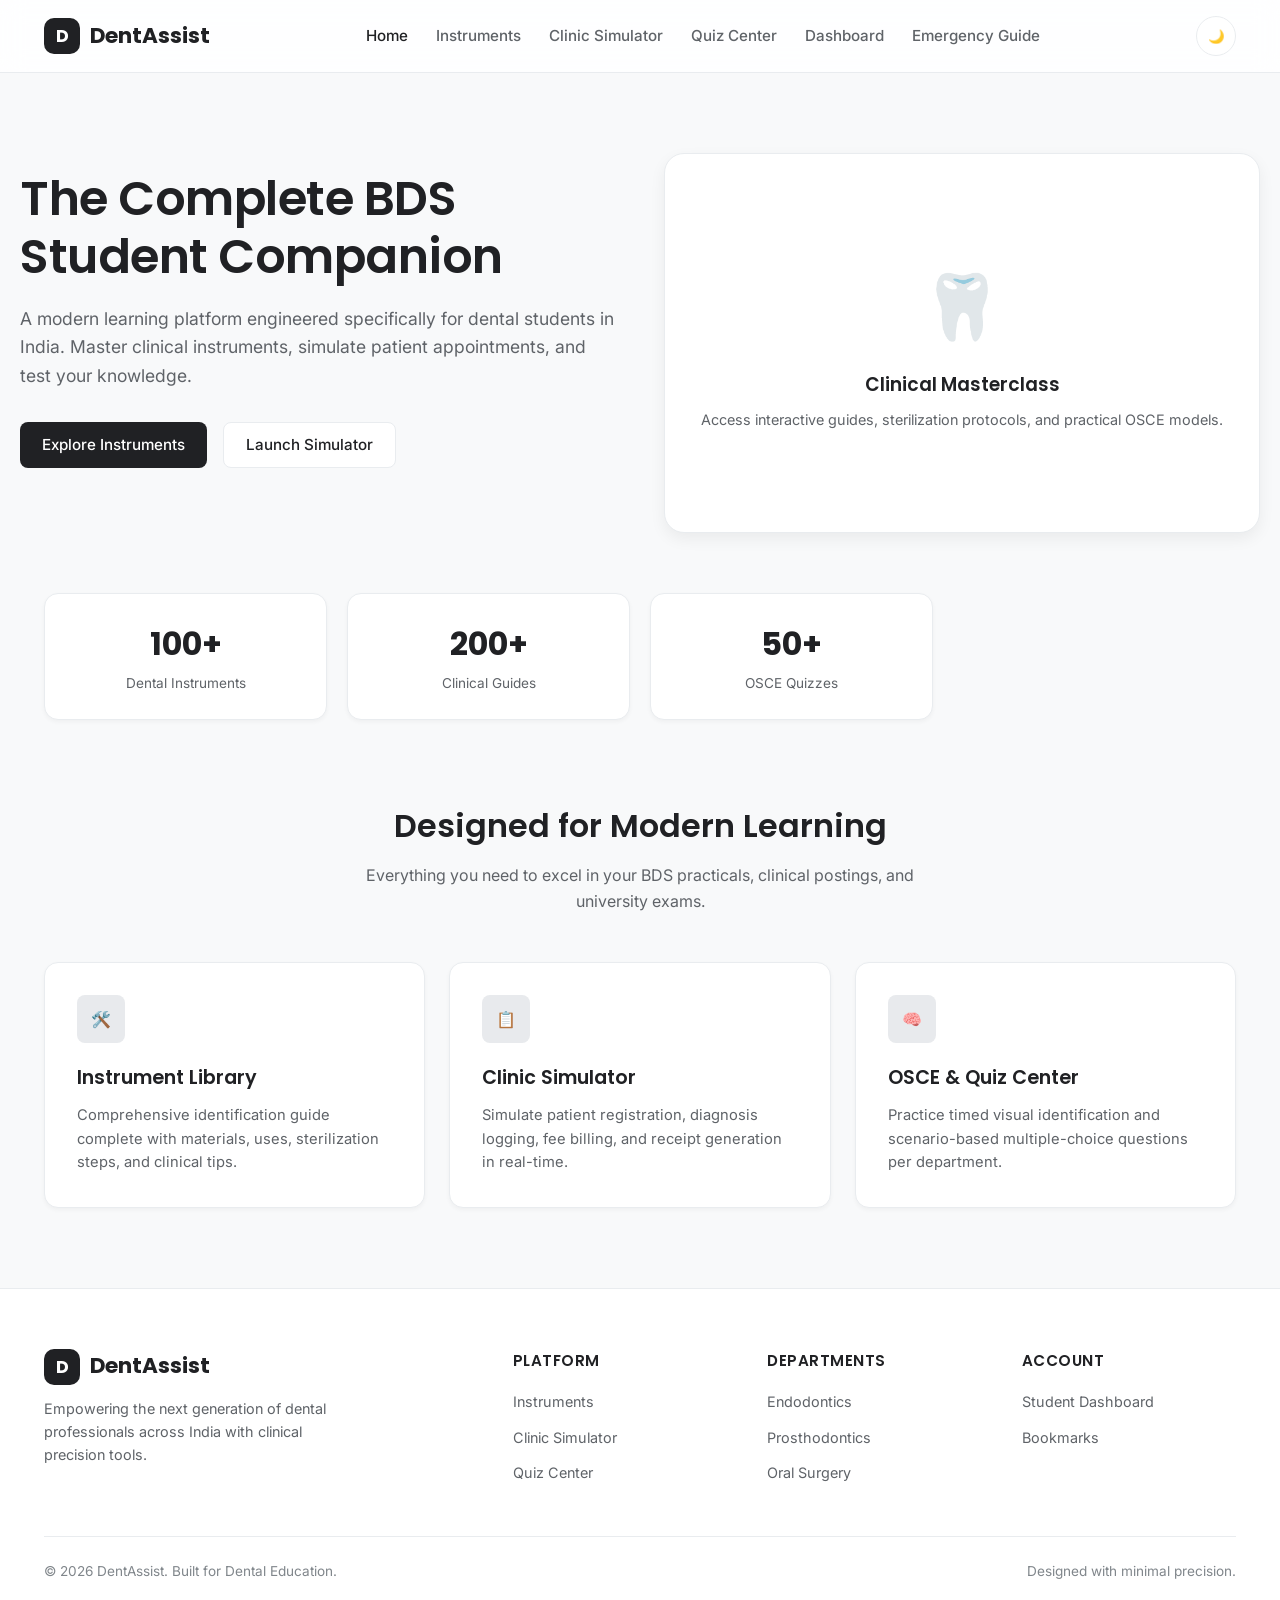
<file: index.html>
<!DOCTYPE html>
<html lang="en" data-theme="light">
<head>
  <meta charset="UTF-8">
  <meta name="viewport" content="width=device-width, initial-scale=1.0">
  <title>DentAssist – Modern Dental Education Platform</title>
  <link rel="stylesheet" href="css/style.css">
  <link rel="stylesheet" href="css/responsive.css">
</head>
<body>

  <nav class="navbar">
    <div class="container nav-container">
      <a href="index.html" class="logo">
        <div class="logo-icon">D</div>
        <span>DentAssist</span>
      </a>
      
      <ul class="nav-links" id="navLinks">
        <li><a href="index.html" class="active">Home</a></li>
        <li><a href="library.html">Instruments</a></li>
        <li><a href="appointment.html">Clinic Simulator</a></li>
        <li><a href="quiz.html">Quiz Center</a></li>
        <li><a href="dashboard.html">Dashboard</a></li>
        <li><a href="emergency.html">Emergency Guide</a></li>
      </ul>

      <div class="nav-actions">
        <button class="theme-btn" id="themeToggle" aria-label="Toggle Theme">🌙</button>
        <div class="hamburger" id="hamburger">
          <span></span>
          <span></span>
          <span></span>
        </div>
      </div>
    </div>
  </nav>

  <main>
    <section class="container hero">
      <div class="hero-content">
        <h1>The Complete BDS Student Companion</h1>
        <p>A modern learning platform engineered specifically for dental students in India. Master clinical instruments, simulate patient appointments, and test your knowledge.</p>
        <div class="hero-actions">
          <a href="library.html" class="btn btn-primary">Explore Instruments</a>
          <a href="appointment.html" class="btn btn-secondary">Launch Simulator</a>
        </div>
      </div>
      <div class="hero-illustration">
        <div style="font-size: 4rem; margin-bottom: 12px;">🦷</div>
        <h3>Clinical Masterclass</h3>
        <p style="color: var(--text-secondary); font-size: 0.9rem; text-align: center; margin-top: 8px;">Access interactive guides, sterilization protocols, and practical OSCE models.</p>
      </div>
    </section>

    <section class="container">
      <div class="stats-grid">
        <div class="stat-card">
          <div class="stat-number">100+</div>
          <div class="stat-label">Dental Instruments</div>
        </div>
        <div class="stat-card">
          <div class="stat-number">200+</div>
          <div class="stat-label">Clinical Guides</div>
        </div>
        <div class="stat-card">
          <div class="stat-number">50+</div>
          <div class="stat-label">OSCE Quizzes</div>
        </div>
        
      </div>
    </section>

    <section class="container" style="margin-bottom: 80px;">
      <div class="section-header">
        <h2>Designed for Modern Learning</h2>
        <p>Everything you need to excel in your BDS practicals, clinical postings, and university exams.</p>
      </div>

      <div class="features-grid">
        <div class="feature-card">
          <div class="feature-icon">🛠️</div>
          <h3>Instrument Library</h3>
          <p>Comprehensive identification guide complete with materials, uses, sterilization steps, and clinical tips.</p>
        </div>
        <div class="feature-card">
          <div class="feature-icon">📋</div>
          <h3>Clinic Simulator</h3>
          <p>Simulate patient registration, diagnosis logging, fee billing, and receipt generation in real-time.</p>
        </div>
        <div class="feature-card">
          <div class="feature-icon">🧠</div>
          <h3>OSCE & Quiz Center</h3>
          <p>Practice timed visual identification and scenario-based multiple-choice questions per department.</p>
        </div>
      </div>
    </section>
  </main>

  <footer>
    <div class="container">
      <div class="footer-grid">
        <div class="footer-brand">
          <a href="index.html" class="logo">
            <div class="logo-icon">D</div>
            <span>DentAssist</span>
          </a>
          <p>Empowering the next generation of dental professionals across India with clinical precision tools.</p>
        </div>
        <div class="footer-column">
          <h4>Platform</h4>
          <ul>
            <li><a href="library.html">Instruments</a></li>
            <li><a href="appointment.html">Clinic Simulator</a></li>
            <li><a href="quiz.html">Quiz Center</a></li>
          </ul>
        </div>
        <div class="footer-column">
          <h4>Departments</h4>
          <ul>
            <li><a href="library.html">Endodontics</a></li>
            <li><a href="library.html">Prosthodontics</a></li>
            <li><a href="library.html">Oral Surgery</a></li>
          </ul>
        </div>
        <div class="footer-column">
          <h4>Account</h4>
          <ul>
            <li><a href="dashboard.html">Student Dashboard</a></li>
            <li><a href="dashboard.html">Bookmarks</a></li>
          </ul>
        </div>
      </div>
      <div class="footer-bottom">
        <p>&copy; 2026 DentAssist. Built for Dental Education.</p>
        <p>Designed with minimal precision.</p>
      </div>
    </div>
  </footer>

  <script src="js/script.js"></script>
</body>
</html>
</file>
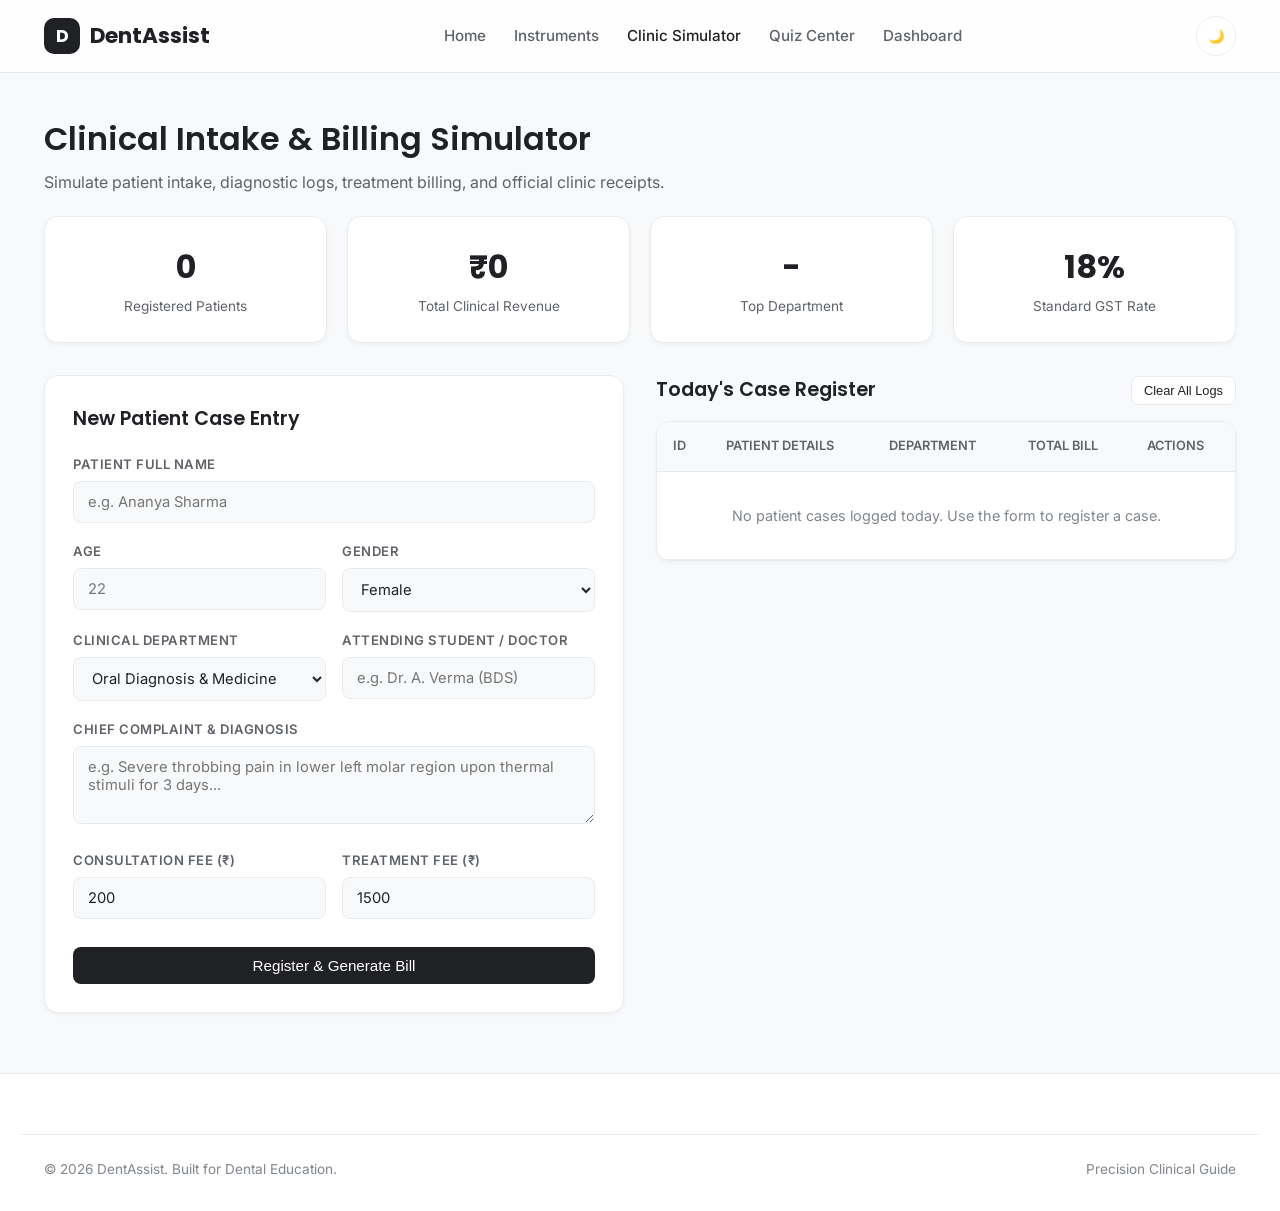
<file: appointment.html>
<!DOCTYPE html>
<html lang="en" data-theme="light">
<head>
  <meta charset="UTF-8">
  <meta name="viewport" content="width=device-width, initial-scale=1.0">
  <title>Clinic Simulator – DentAssist</title>
  <link rel="stylesheet" href="css/style.css">
  <link rel="stylesheet" href="css/responsive.css">
  <style>
    .sim-header {
      padding: 40px 0 20px;
    }

    .sim-layout {
      display: grid;
      grid-template-columns: 1fr 1fr;
      gap: 32px;
      margin-top: 24px;
      margin-bottom: 60px;
    }

    .form-card {
      background: var(--bg-surface);
      border: 1px solid var(--border-color);
      border-radius: var(--radius-md);
      padding: 28px;
      box-shadow: var(--shadow-sm);
    }

    .form-grid-2 {
      display: grid;
      grid-template-columns: 1fr 1fr;
      gap: 16px;
    }

    .form-group {
      margin-bottom: 18px;
    }

    .form-group label {
      display: block;
      font-size: 0.82rem;
      font-weight: 600;
      margin-bottom: 6px;
      color: var(--text-secondary);
      text-transform: uppercase;
      letter-spacing: 0.5px;
    }

    .form-group input, 
    .form-group select, 
    .form-group textarea {
      width: 100%;
      padding: 11px 14px;
      border-radius: var(--radius-sm);
      border: 1px solid var(--border-color);
      background: var(--bg-primary);
      color: var(--text-primary);
      font-family: var(--font-body);
      font-size: 0.92rem;
      outline: none;
      transition: var(--transition);
    }

    .form-group input:focus, 
    .form-group select:focus, 
    .form-group textarea:focus {
      border-color: var(--text-primary);
      background: var(--bg-surface);
    }

    .patient-table-container {
      background: var(--bg-surface);
      border-radius: var(--radius-md);
      border: 1px solid var(--border-color);
      overflow: hidden;
      box-shadow: var(--shadow-sm);
    }

    .patient-table {
      width: 100%;
      border-collapse: collapse;
      font-size: 0.9rem;
    }

    .patient-table th, 
    .patient-table td {
      padding: 14px 16px;
      text-align: left;
      border-bottom: 1px solid var(--border-color);
    }

    .patient-table th {
      background: var(--bg-primary);
      font-weight: 600;
      color: var(--text-secondary);
      font-size: 0.8rem;
      text-transform: uppercase;
    }

    .patient-table tr:hover {
      background: var(--accent-light);
    }

    /* Modal / Receipt Styles */
    .receipt-modal {
      position: fixed;
      top: 0;
      left: 0;
      width: 100%;
      height: 100%;
      background: rgba(0, 0, 0, 0.5);
      backdrop-filter: blur(4px);
      display: flex;
      align-items: center;
      justify-content: center;
      z-index: 2000;
      opacity: 0;
      pointer-events: none;
      transition: opacity 0.25s ease;
    }

    .receipt-modal.active {
      opacity: 1;
      pointer-events: auto;
    }

    .receipt-card {
      background: #ffffff;
      color: #202124;
      border-radius: var(--radius-md);
      width: 90%;
      max-width: 520px;
      padding: 32px;
      box-shadow: var(--shadow-lg);
      position: relative;
    }

    .receipt-header {
      text-align: center;
      border-bottom: 2px dashed #e9ecef;
      padding-bottom: 20px;
      margin-bottom: 20px;
    }

    .receipt-line {
      display: flex;
      justify-content: space-between;
      margin-bottom: 10px;
      font-size: 0.9rem;
    }

    .receipt-total {
      border-top: 2px dashed #e9ecef;
      padding-top: 14px;
      margin-top: 14px;
      font-weight: 700;
      font-size: 1.1rem;
    }

    @media (max-width: 992px) {
      .sim-layout {
        grid-template-columns: 1fr;
      }
    }
  </style>
</head>
<body>

  <nav class="navbar">
    <div class="container nav-container">
      <a href="index.html" class="logo">
        <div class="logo-icon">D</div>
        <span>DentAssist</span>
      </a>
      
      <ul class="nav-links" id="navLinks">
        <li><a href="index.html">Home</a></li>
        <li><a href="library.html">Instruments</a></li>
        <li><a href="appointment.html" class="active">Clinic Simulator</a></li>
        <li><a href="quiz.html">Quiz Center</a></li>
        <li><a href="dashboard.html">Dashboard</a></li>
      </ul>

      <div class="nav-actions">
        <button class="theme-btn" id="themeToggle" aria-label="Toggle Theme">🌙</button>
        <div class="hamburger" id="hamburger">
          <span></span>
          <span></span>
          <span></span>
        </div>
      </div>
    </div>
  </nav>

  <main class="container">
    <div class="sim-header">
      <h1>Clinical Intake & Billing Simulator</h1>
      <p style="color: var(--text-secondary); margin-top: 6px;">Simulate patient intake, diagnostic logs, treatment billing, and official clinic receipts.</p>
    </div>

    <!-- Quick Stats -->
    <div class="stats-grid" style="margin-bottom: 32px;">
      <div class="stat-card">
        <div class="stat-number" id="statTodayPatients">0</div>
        <div class="stat-label">Registered Patients</div>
      </div>
      <div class="stat-card">
        <div class="stat-number" id="statTodayRevenue">₹0</div>
        <div class="stat-label">Total Clinical Revenue</div>
      </div>
      <div class="stat-card">
        <div class="stat-number" id="statActiveDept">-</div>
        <div class="stat-label">Top Department</div>
      </div>
      <div class="stat-card">
        <div class="stat-number">18%</div>
        <div class="stat-label">Standard GST Rate</div>
      </div>
    </div>

    <div class="sim-layout">
      <!-- Left: Registration Form -->
      <div class="form-card">
        <h3 style="margin-bottom: 20px; font-size: 1.2rem;">New Patient Case Entry</h3>
        
        <form id="appointmentForm">
          <div class="form-group">
            <label>Patient Full Name</label>
            <input type="text" id="patientName" required placeholder="e.g. Ananya Sharma">
          </div>

          <div class="form-grid-2">
            <div class="form-group">
              <label>Age</label>
              <input type="number" id="patientAge" min="1" max="100" required placeholder="22">
            </div>
            <div class="form-group">
              <label>Gender</label>
              <select id="patientGender">
                <option value="Female">Female</option>
                <option value="Male">Male</option>
                <option value="Other">Other</option>
              </select>
            </div>
          </div>

          <div class="form-grid-2">
            <div class="form-group">
              <label>Clinical Department</label>
              <select id="clinicDept">
                <option value="Oral Diagnosis">Oral Diagnosis & Medicine</option>
                <option value="Conservative & Endo">Conservative & Endodontics</option>
                <option value="Periodontics">Periodontics</option>
                <option value="Prosthodontics">Prosthodontics</option>
                <option value="Oral Surgery">Oral & Maxillofacial Surgery</option>
                <option value="Pedodontics">Pedodontics</option>
              </select>
            </div>
            <div class="form-group">
              <label>Attending Student / Doctor</label>
              <input type="text" id="doctorName" required placeholder="e.g. Dr. A. Verma (BDS)">
            </div>
          </div>

          <div class="form-group">
            <label>Chief Complaint & Diagnosis</label>
            <textarea id="chiefComplaint" rows="3" required placeholder="e.g. Severe throbbing pain in lower left molar region upon thermal stimuli for 3 days..."></textarea>
          </div>

          <div class="form-grid-2">
            <div class="form-group">
              <label>Consultation Fee (₹)</label>
              <input type="number" id="feeConsult" value="200" required>
            </div>
            <div class="form-group">
              <label>Treatment Fee (₹)</label>
              <input type="number" id="feeTreatment" value="1500" placeholder="e.g. 1500" required>
            </div>
          </div>

          <button type="submit" class="btn btn-primary" style="width: 100%; margin-top: 10px;">Register & Generate Bill</button>
        </form>
      </div>

      <!-- Right: Registered Patient Log -->
      <div>
        <div style="display: flex; justify-content: space-between; align-items: center; margin-bottom: 16px;">
          <h3 style="font-size: 1.2rem;">Today's Case Register</h3>
          <button class="btn btn-secondary" onclick="clearAllPatients()" style="padding: 6px 12px; font-size: 0.8rem;">Clear All Logs</button>
        </div>

        <div class="patient-table-container">
          <div style="overflow-x: auto;">
            <table class="patient-table">
              <thead>
                <tr>
                  <th>ID</th>
                  <th>Patient Details</th>
                  <th>Department</th>
                  <th>Total Bill</th>
                  <th>Actions</th>
                </tr>
              </thead>
              <tbody id="patientTableBody"></tbody>
            </table>
          </div>
        </div>
      </div>
    </div>
  </main>

  <!-- Printable Receipt Modal -->
  <div class="receipt-modal" id="receiptModal">
    <div class="receipt-card">
      <div class="receipt-header">
        <h2 style="font-size: 1.4rem; font-weight: 700;">DENTASSIST CLINICAL CENTRE</h2>
        <p style="font-size: 0.8rem; color: #5f6368; margin-top: 4px;">Dental Teaching Hospital & BDS Training Clinic</p>
        <p style="font-size: 0.75rem; color: #80868b; margin-top: 2px;" id="receiptDate"></p>
      </div>

      <div id="receiptDetails"></div>

      <div style="display: flex; gap: 12px; margin-top: 24px;">
        <button class="btn btn-primary" onclick="window.print()" style="flex: 1;">🖨️ Print Receipt</button>
        <button class="btn btn-secondary" id="closeReceiptBtn" style="flex: 1;">Close</button>
      </div>
    </div>
  </div>

  <footer>
    <div class="container footer-bottom">
      <p>&copy; 2026 DentAssist. Built for Dental Education.</p>
      <p>Precision Clinical Guide</p>
    </div>
  </footer>

  <script src="js/script.js"></script>
  <script src="js/appointment.js"></script>
</body>
</html>
</file>
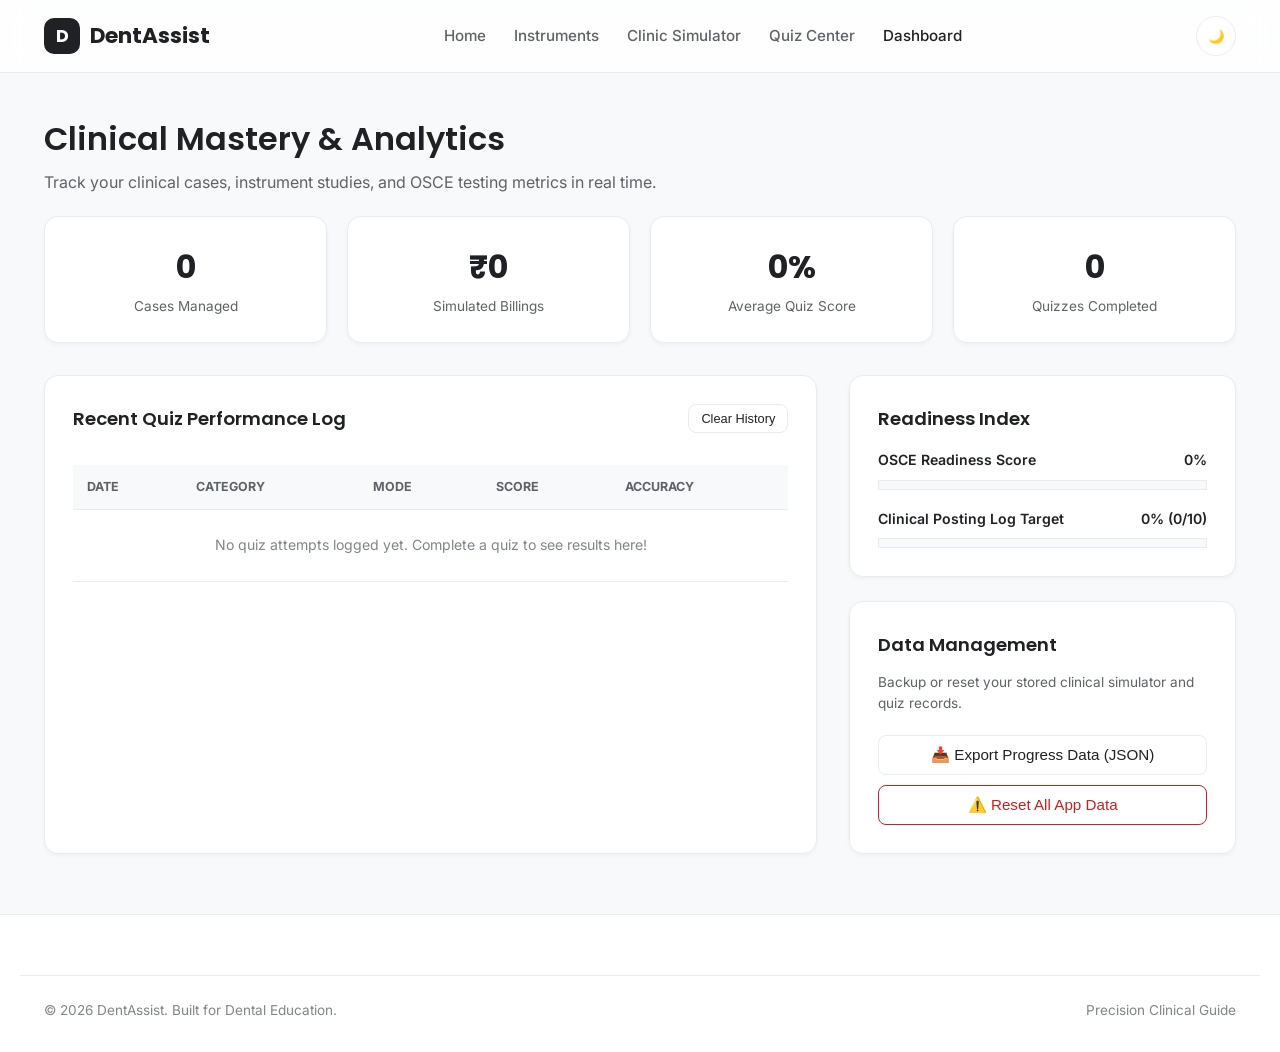
<file: dashboard.html>
<!DOCTYPE html>
<html lang="en" data-theme="light">
<head>
  <meta charset="UTF-8">
  <meta name="viewport" content="width=device-width, initial-scale=1.0">
  <title>Student Dashboard – DentAssist</title>
  <link rel="stylesheet" href="css/style.css">
  <link rel="stylesheet" href="css/responsive.css">
  <style>
    .dashboard-header {
      padding: 40px 0 20px;
    }

    .analytics-grid {
      display: grid;
      grid-template-columns: repeat(auto-fit, minmax(220px, 1fr));
      gap: 20px;
      margin-bottom: 32px;
    }

    .dashboard-layout {
      display: grid;
      grid-template-columns: 2fr 1fr;
      gap: 32px;
      margin-bottom: 60px;
    }

    .dash-card {
      background: var(--bg-surface);
      border: 1px solid var(--border-color);
      border-radius: var(--radius-md);
      padding: 28px;
      box-shadow: var(--shadow-sm);
    }

    .progress-bar-bg {
      width: 100%;
      height: 10px;
      background: var(--bg-primary);
      border-radius: var(--radius-full);
      overflow: hidden;
      margin-top: 8px;
      border: 1px solid var(--border-color);
    }

    .progress-bar-fill {
      height: 100%;
      background: var(--text-primary);
      width: 0%;
      transition: width 0.5s ease;
    }

    .history-table {
      width: 100%;
      border-collapse: collapse;
      font-size: 0.88rem;
      margin-top: 16px;
    }

    .history-table th, 
    .history-table td {
      padding: 12px 14px;
      text-align: left;
      border-bottom: 1px solid var(--border-color);
    }

    .history-table th {
      background: var(--bg-primary);
      color: var(--text-secondary);
      font-size: 0.78rem;
      text-transform: uppercase;
    }

    @media (max-width: 992px) {
      .dashboard-layout {
        grid-template-columns: 1fr;
      }
    }
  </style>
</head>
<body>

  <nav class="navbar">
    <div class="container nav-container">
      <a href="index.html" class="logo">
        <div class="logo-icon">D</div>
        <span>DentAssist</span>
      </a>
      
      <ul class="nav-links" id="navLinks">
        <li><a href="index.html">Home</a></li>
        <li><a href="library.html">Instruments</a></li>
        <li><a href="appointment.html">Clinic Simulator</a></li>
        <li><a href="quiz.html">Quiz Center</a></li>
        <li><a href="dashboard.html" class="active">Dashboard</a></li>
      </ul>

      <div class="nav-actions">
        <button class="theme-btn" id="themeToggle" aria-label="Toggle Theme">🌙</button>
        <div class="hamburger" id="hamburger">
          <span></span>
          <span></span>
          <span></span>
        </div>
      </div>
    </div>
  </nav>

  <main class="container">
    <div class="dashboard-header">
      <h1>Clinical Mastery & Analytics</h1>
      <p style="color: var(--text-secondary); margin-top: 6px;">Track your clinical cases, instrument studies, and OSCE testing metrics in real time.</p>
    </div>

    <!-- Analytics Top Grid -->
    <div class="analytics-grid">
      <div class="stat-card">
        <div class="stat-number" id="dashTotalCases">0</div>
        <div class="stat-label">Cases Managed</div>
      </div>
      <div class="stat-card">
        <div class="stat-number" id="dashTotalRevenue">₹0</div>
        <div class="stat-label">Simulated Billings</div>
      </div>
      <div class="stat-card">
        <div class="stat-number" id="dashQuizAccuracy">0%</div>
        <div class="stat-label">Average Quiz Score</div>
      </div>
      <div class="stat-card">
        <div class="stat-number" id="dashQuizzesTaken">0</div>
        <div class="stat-label">Quizzes Completed</div>
      </div>
    </div>

    <div class="dashboard-layout">
      <!-- Left Column: Quiz History Log -->
      <div class="dash-card">
        <div style="display: flex; justify-content: space-between; align-items: center; margin-bottom: 16px;">
          <h3 style="font-size: 1.15rem;">Recent Quiz Performance Log</h3>
          <button class="btn btn-secondary" onclick="clearQuizHistory()" style="padding: 6px 12px; font-size: 0.8rem;">Clear History</button>
        </div>

        <div style="overflow-x: auto;">
          <table class="history-table">
            <thead>
              <tr>
                <th>Date</th>
                <th>Category</th>
                <th>Mode</th>
                <th>Score</th>
                <th>Accuracy</th>
              </tr>
            </thead>
            <tbody id="quizHistoryBody">
              <tr>
                <td colspan="5" style="text-align: center; color: var(--text-muted); padding: 24px;">No quiz attempts logged yet.</td>
              </tr>
            </tbody>
          </table>
        </div>
      </div>

      <!-- Right Column: Mastery Metrics & System Controls -->
      <div style="display: flex; flex-direction: column; gap: 24px;">
        
        <!-- Clinical Progress Card -->
        <div class="dash-card">
          <h3 style="font-size: 1.15rem; margin-bottom: 16px;">Readiness Index</h3>
          
          <div style="margin-bottom: 18px;">
            <div style="display: flex; justify-content: space-between; font-size: 0.88rem; font-weight: 600;">
              <span>OSCE Readiness Score</span>
              <span id="readinessPercent">0%</span>
            </div>
            <div class="progress-bar-bg">
              <div class="progress-bar-fill" id="readinessBar"></div>
            </div>
          </div>

          <div>
            <div style="display: flex; justify-content: space-between; font-size: 0.88rem; font-weight: 600;">
              <span>Clinical Posting Log Target</span>
              <span id="caseTargetPercent">0%</span>
            </div>
            <div class="progress-bar-bg">
              <div class="progress-bar-fill" id="caseTargetBar"></div>
            </div>
          </div>
        </div>

        <!-- System Controls Card -->
        <div class="dash-card">
          <h3 style="font-size: 1.15rem; margin-bottom: 12px;">Data Management</h3>
          <p style="font-size: 0.85rem; color: var(--text-secondary); margin-bottom: 20px;">Backup or reset your stored clinical simulator and quiz records.</p>
          
          <div style="display: flex; flex-direction: column; gap: 10px;">
            <button class="btn btn-secondary" onclick="exportData()" style="width: 100%;">📥 Export Progress Data (JSON)</button>
            <button class="btn btn-secondary" onclick="resetAllData()" style="width: 100%; border-color: #c5221f; color: #c5221f;">⚠️ Reset All App Data</button>
          </div>
        </div>

      </div>
    </div>
  </main>

  <footer>
    <div class="container footer-bottom">
      <p>&copy; 2026 DentAssist. Built for Dental Education.</p>
      <p>Precision Clinical Guide</p>
    </div>
  </footer>

  <script src="js/script.js"></script>
  <script src="js/dashboard.js"></script>
</body>
</html>
</file>
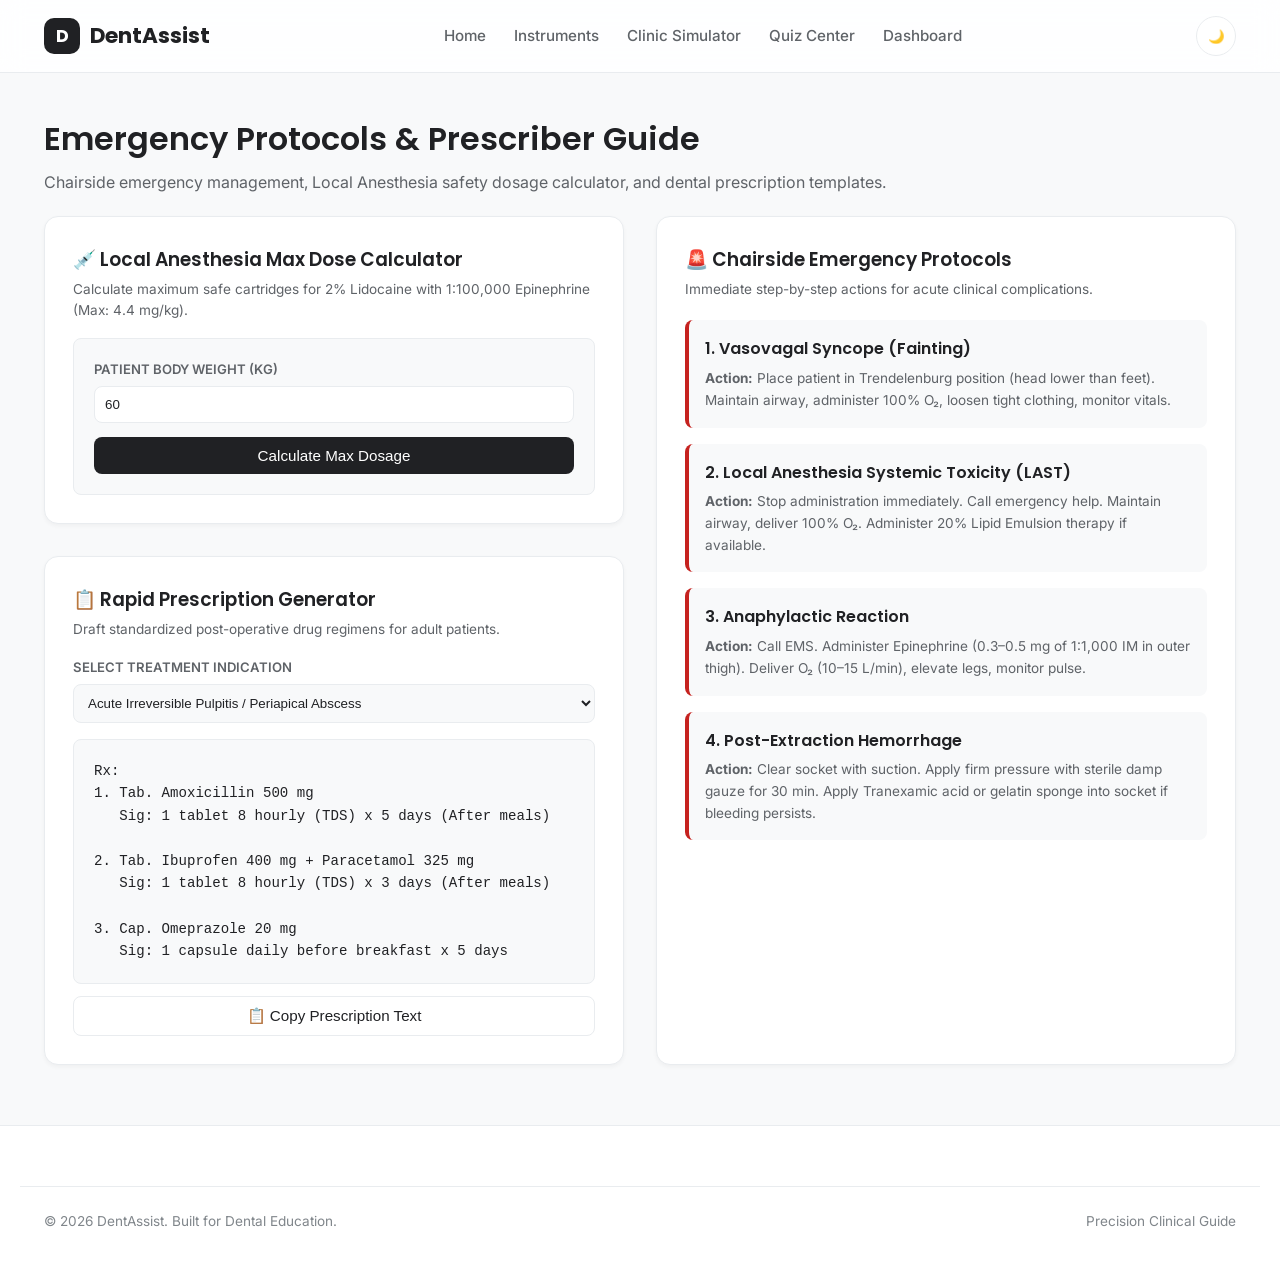
<file: emergency.html>
<!DOCTYPE html>
<html lang="en" data-theme="light">
<head>
  <meta charset="UTF-8">
  <meta name="viewport" content="width=device-width, initial-scale=1.0">
  <title>Emergency & Prescriber Guide – DentAssist</title>
  <link rel="stylesheet" href="css/style.css">
  <link rel="stylesheet" href="css/responsive.css">
  <style>
    .emerg-header {
      padding: 40px 0 20px;
    }

    .emerg-grid {
      display: grid;
      grid-template-columns: 1fr 1fr;
      gap: 32px;
      margin-bottom: 60px;
    }

    .emerg-card {
      background: var(--bg-surface);
      border: 1px solid var(--border-color);
      border-radius: var(--radius-md);
      padding: 28px;
      box-shadow: var(--shadow-sm);
    }

    .protocol-box {
      border-left: 4px solid #c5221f;
      background: var(--bg-primary);
      padding: 16px;
      border-radius: var(--radius-sm);
      margin-bottom: 16px;
    }

    .protocol-box h4 {
      margin-bottom: 6px;
      color: var(--text-primary);
    }

    .calc-box {
      background: var(--bg-primary);
      padding: 20px;
      border-radius: var(--radius-sm);
      border: 1px solid var(--border-color);
      margin-top: 16px;
    }

    .prescription-preview {
      background: #f8f9fa;
      color: #202124;
      border: 1px solid var(--border-color);
      border-radius: var(--radius-sm);
      padding: 20px;
      font-family: monospace;
      font-size: 0.88rem;
      white-space: pre-wrap;
      margin-top: 16px;
    }

    @media (max-width: 992px) {
      .emerg-grid {
        grid-template-columns: 1fr;
      }
    }
  </style>
</head>
<body>

  <nav class="navbar">
    <div class="container nav-container">
      <a href="index.html" class="logo">
        <div class="logo-icon">D</div>
        <span>DentAssist</span>
      </a>
      
      <ul class="nav-links" id="navLinks">
        <li><a href="index.html">Home</a></li>
        <li><a href="library.html">Instruments</a></li>
        <li><a href="appointment.html">Clinic Simulator</a></li>
        <li><a href="quiz.html">Quiz Center</a></li>
        <li><a href="dashboard.html">Dashboard</a></li>
      </ul>

      <div class="nav-actions">
        <button class="theme-btn" id="themeToggle" aria-label="Toggle Theme">🌙</button>
        <div class="hamburger" id="hamburger">
          <span></span>
          <span></span>
          <span></span>
        </div>
      </div>
    </div>
  </nav>

  <main class="container">
    <div class="emerg-header">
      <h1>Emergency Protocols & Prescriber Guide</h1>
      <p style="color: var(--text-secondary); margin-top: 6px;">Chairside emergency management, Local Anesthesia safety dosage calculator, and dental prescription templates.</p>
    </div>

    <div class="emerg-grid">
      
      <!-- Left Column: Local Anesthesia Dose Calculator & Prescriptions -->
      <div>
        <div class="emerg-card" style="margin-bottom: 32px;">
          <h3>💉 Local Anesthesia Max Dose Calculator</h3>
          <p style="font-size: 0.85rem; color: var(--text-secondary); margin-top: 4px;">Calculate maximum safe cartridges for 2% Lidocaine with 1:100,000 Epinephrine (Max: 4.4 mg/kg).</p>
          
          <div class="calc-box">
            <div style="margin-bottom: 14px;">
              <label style="font-size: 0.82rem; font-weight: 600; text-transform: uppercase; color: var(--text-secondary); display: block; margin-bottom: 6px;">Patient Body Weight (kg)</label>
              <input type="number" id="patientWeight" placeholder="e.g. 60" value="60" style="width: 100%; padding: 10px; border-radius: var(--radius-sm); border: 1px solid var(--border-color); background: var(--bg-surface); color: var(--text-primary);">
            </div>

            <button class="btn btn-primary" onclick="calculateLA()" style="width: 100%;">Calculate Max Dosage</button>

            <div id="laResult" style="margin-top: 16px; font-weight: 600; font-size: 0.95rem; color: var(--text-primary); display: none;"></div>
          </div>
        </div>

        <div class="emerg-card">
          <h3>📋 Rapid Prescription Generator</h3>
          <p style="font-size: 0.85rem; color: var(--text-secondary); margin-top: 4px;">Draft standardized post-operative drug regimens for adult patients.</p>

          <div style="margin-top: 16px;">
            <label style="font-size: 0.82rem; font-weight: 600; text-transform: uppercase; color: var(--text-secondary); display: block; margin-bottom: 6px;">Select Treatment Indication</label>
            <select id="rxIndication" onchange="generateRx()" style="width: 100%; padding: 10px; border-radius: var(--radius-sm); border: 1px solid var(--border-color); background: var(--bg-primary); color: var(--text-primary);">
              <option value="endo">Acute Irreversible Pulpitis / Periapical Abscess</option>
              <option value="surgery">Routine Dental Extraction (Post-Op Pain)</option>
              <option value="perio">Acute Necrotizing Ulcerative Gingivitis (ANUG)</option>
            </select>

            <div class="prescription-preview" id="rxPreview">Select an option to load template...</div>
            
            <button class="btn btn-secondary" onclick="copyRx()" style="width: 100%; margin-top: 12px;">📋 Copy Prescription Text</button>
          </div>
        </div>
      </div>

      <!-- Right Column: Chairside Emergency Protocols -->
      <div class="emerg-card">
        <h3>🚨 Chairside Emergency Protocols</h3>
        <p style="font-size: 0.85rem; color: var(--text-secondary); margin-top: 4px; margin-bottom: 20px;">Immediate step-by-step actions for acute clinical complications.</p>

        <div class="protocol-box">
          <h4>1. Vasovagal Syncope (Fainting)</h4>
          <p style="font-size: 0.85rem; color: var(--text-secondary);">
            <strong>Action:</strong> Place patient in Trendelenburg position (head lower than feet). Maintain airway, administer 100% O₂, loosen tight clothing, monitor vitals.
          </p>
        </div>

        <div class="protocol-box">
          <h4>2. Local Anesthesia Systemic Toxicity (LAST)</h4>
          <p style="font-size: 0.85rem; color: var(--text-secondary);">
            <strong>Action:</strong> Stop administration immediately. Call emergency help. Maintain airway, deliver 100% O₂. Administer 20% Lipid Emulsion therapy if available.
          </p>
        </div>

        <div class="protocol-box">
          <h4>3. Anaphylactic Reaction</h4>
          <p style="font-size: 0.85rem; color: var(--text-secondary);">
            <strong>Action:</strong> Call EMS. Administer Epinephrine (0.3–0.5 mg of 1:1,000 IM in outer thigh). Deliver O₂ (10–15 L/min), elevate legs, monitor pulse.
          </p>
        </div>

        <div class="protocol-box">
          <h4>4. Post-Extraction Hemorrhage</h4>
          <p style="font-size: 0.85rem; color: var(--text-secondary);">
            <strong>Action:</strong> Clear socket with suction. Apply firm pressure with sterile damp gauze for 30 min. Apply Tranexamic acid or gelatin sponge into socket if bleeding persists.
          </p>
        </div>
      </div>

    </div>
  </main>

  <footer>
    <div class="container footer-bottom">
      <p>&copy; 2026 DentAssist. Built for Dental Education.</p>
      <p>Precision Clinical Guide</p>
    </div>
  </footer>

  <script src="js/script.js"></script>
  <script src="js/emergency.js"></script>
</body>
</html>
</file>
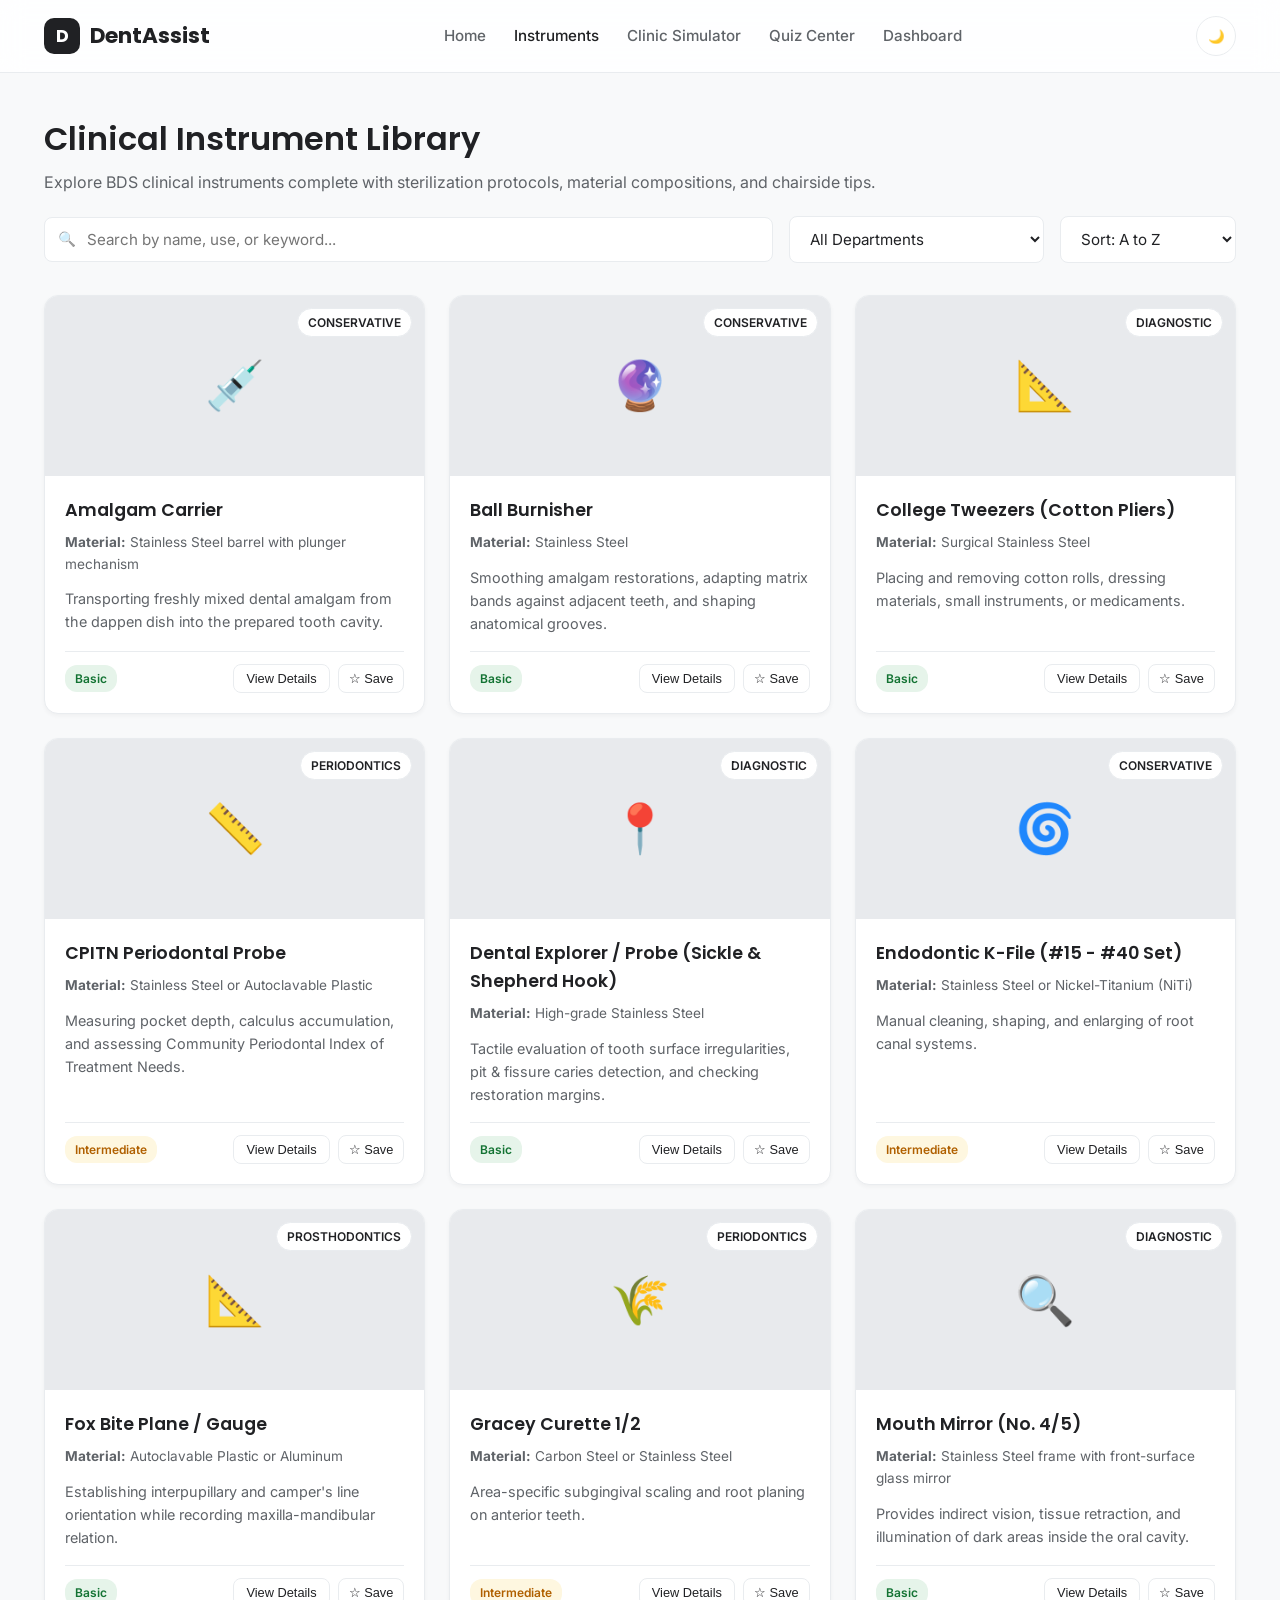
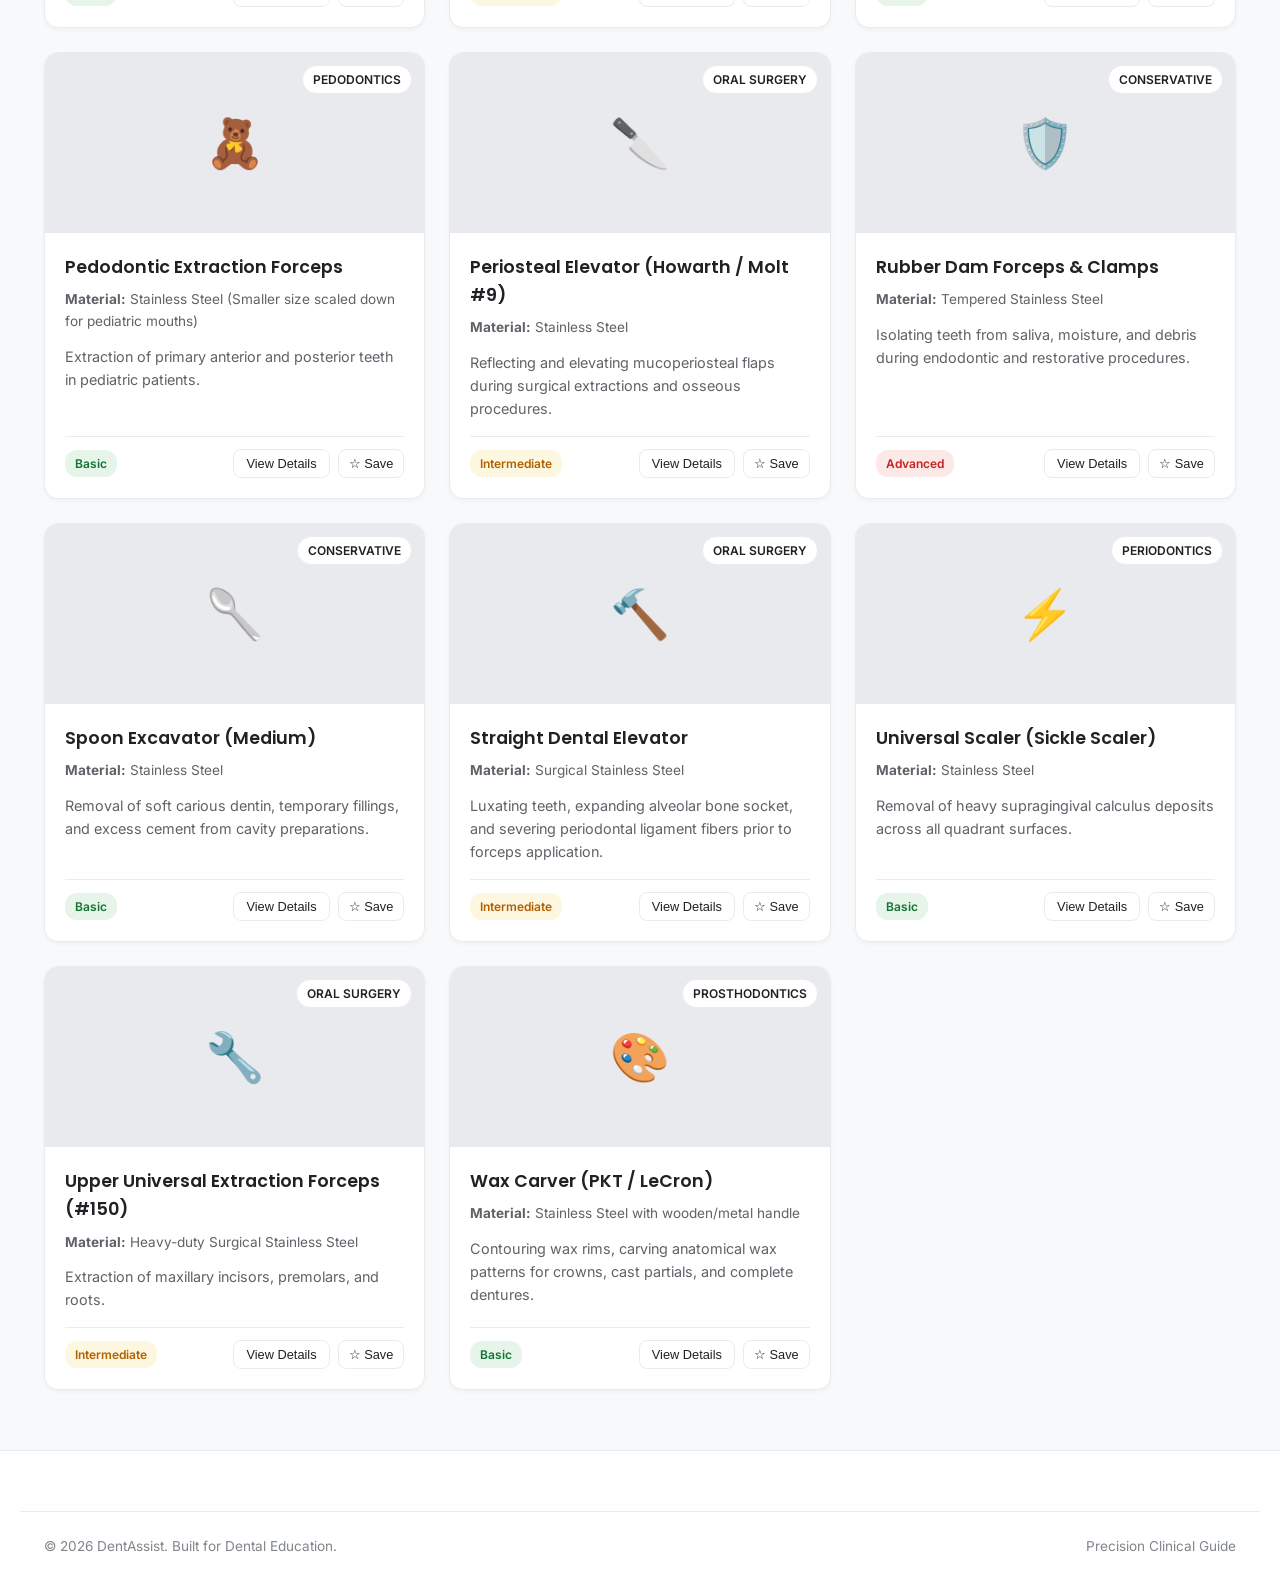
<file: library.html>
<!DOCTYPE html>
<html lang="en" data-theme="light">
<head>
  <meta charset="UTF-8">
  <meta name="viewport" content="width=device-width, initial-scale=1.0">
  <title>Instrument Library – DentAssist</title>
  <link rel="stylesheet" href="css/style.css">
  <link rel="stylesheet" href="css/responsive.css">
  <style>
    .library-header {
      padding: 40px 0 20px;
    }

    .modal-overlay {
      position: fixed;
      top: 0;
      left: 0;
      width: 100%;
      height: 100%;
      background: rgba(0, 0, 0, 0.5);
      backdrop-filter: blur(4px);
      display: flex;
      align-items: center;
      justify-content: center;
      z-index: 2000;
      opacity: 0;
      pointer-events: none;
      transition: opacity 0.25s ease;
    }

    .modal-overlay.active {
      opacity: 1;
      pointer-events: auto;
    }

    .modal-card {
      background: var(--bg-surface);
      border: 1px solid var(--border-color);
      border-radius: var(--radius-lg);
      width: 90%;
      max-width: 650px;
      max-height: 85vh;
      overflow-y: auto;
      padding: 32px;
      box-shadow: var(--shadow-lg);
      position: relative;
    }

    .modal-close {
      position: absolute;
      top: 20px;
      right: 20px;
      background: var(--accent-light);
      border: none;
      width: 32px;
      height: 32px;
      border-radius: 50%;
      cursor: pointer;
      font-size: 1rem;
      display: flex;
      align-items: center;
      justify-content: center;
      color: var(--text-primary);
    }

    .modal-detail-grid {
      display: grid;
      grid-template-columns: 1fr 1fr;
      gap: 16px;
      margin: 20px 0;
    }

    .detail-item {
      background: var(--bg-primary);
      padding: 12px 16px;
      border-radius: var(--radius-sm);
      border: 1px solid var(--border-color);
    }

    .detail-item label {
      display: block;
      font-size: 0.75rem;
      color: var(--text-muted);
      text-transform: uppercase;
      font-weight: 600;
      margin-bottom: 4px;
    }

    .detail-item span {
      font-size: 0.92rem;
      font-weight: 500;
      color: var(--text-primary);
    }

    .clinical-tip-box {
      background: var(--accent-light);
      border-left: 4px solid var(--text-primary);
      padding: 16px;
      border-radius: 0 var(--radius-sm) var(--radius-sm) 0;
      margin-top: 16px;
    }

    .badge-diff {
      padding: 4px 10px;
      border-radius: 12px;
      font-size: 0.75rem;
      font-weight: 600;
      display: inline-block;
    }

    .diff-basic { background: #e6f4ea; color: #137333; }
    .diff-intermediate { background: #fef7e0; color: #b06000; }
    .diff-advanced { background: #fce8e6; color: #c5221f; }
  </style>
</head>
<body>

  <nav class="navbar">
    <div class="container nav-container">
      <a href="index.html" class="logo">
        <div class="logo-icon">D</div>
        <span>DentAssist</span>
      </a>
      
      <ul class="nav-links" id="navLinks">
        <li><a href="index.html">Home</a></li>
        <li><a href="library.html" class="active">Instruments</a></li>
        <li><a href="appointment.html">Clinic Simulator</a></li>
        <li><a href="quiz.html">Quiz Center</a></li>
        <li><a href="dashboard.html">Dashboard</a></li>
      </ul>

      <div class="nav-actions">
        <button class="theme-btn" id="themeToggle" aria-label="Toggle Theme">🌙</button>
        <div class="hamburger" id="hamburger">
          <span></span>
          <span></span>
          <span></span>
        </div>
      </div>
    </div>
  </nav>

  <main class="container">
    <div class="library-header">
      <h1>Clinical Instrument Library</h1>
      <p style="color: var(--text-secondary); margin-top: 6px;">Explore BDS clinical instruments complete with sterilization protocols, material compositions, and chairside tips.</p>
    </div>

    <div class="filter-bar">
      <div class="search-box">
        <input type="text" id="searchInput" placeholder="Search by name, use, or keyword...">
      </div>
      
      <select class="filter-select" id="deptFilter">
        <option value="All">All Departments</option>
        <option value="Diagnostic">Diagnostic & Examination</option>
        <option value="Periodontics">Periodontics</option>
        <option value="Conservative">Conservative & Endodontics</option>
        <option value="Prosthodontics">Prosthodontics</option>
        <option value="Oral Surgery">Oral Surgery & Maxillofacial</option>
        <option value="Pedodontics">Pedodontics & Preventive</option>
      </select>

      <select class="filter-select" id="sortFilter">
        <option value="name-asc">Sort: A to Z</option>
        <option value="name-desc">Sort: Z to A</option>
        <option value="dept">Sort: Department</option>
      </select>
    </div>

    <div class="cards-grid" id="instrumentsGrid"></div>
  </main>

  <div class="modal-overlay" id="detailModal">
    <div class="modal-card">
      <button class="modal-close" id="modalClose">&times;</button>
      <div id="modalContent"></div>
    </div>
  </div>

  <footer>
    <div class="container footer-bottom">
      <p>&copy; 2026 DentAssist. Built for Dental Education.</p>
      <p>Precision Clinical Guide</p>
    </div>
  </footer>

  <script src="js/script.js"></script>
  <script src="js/library.js"></script>
</body>
</html>
</file>
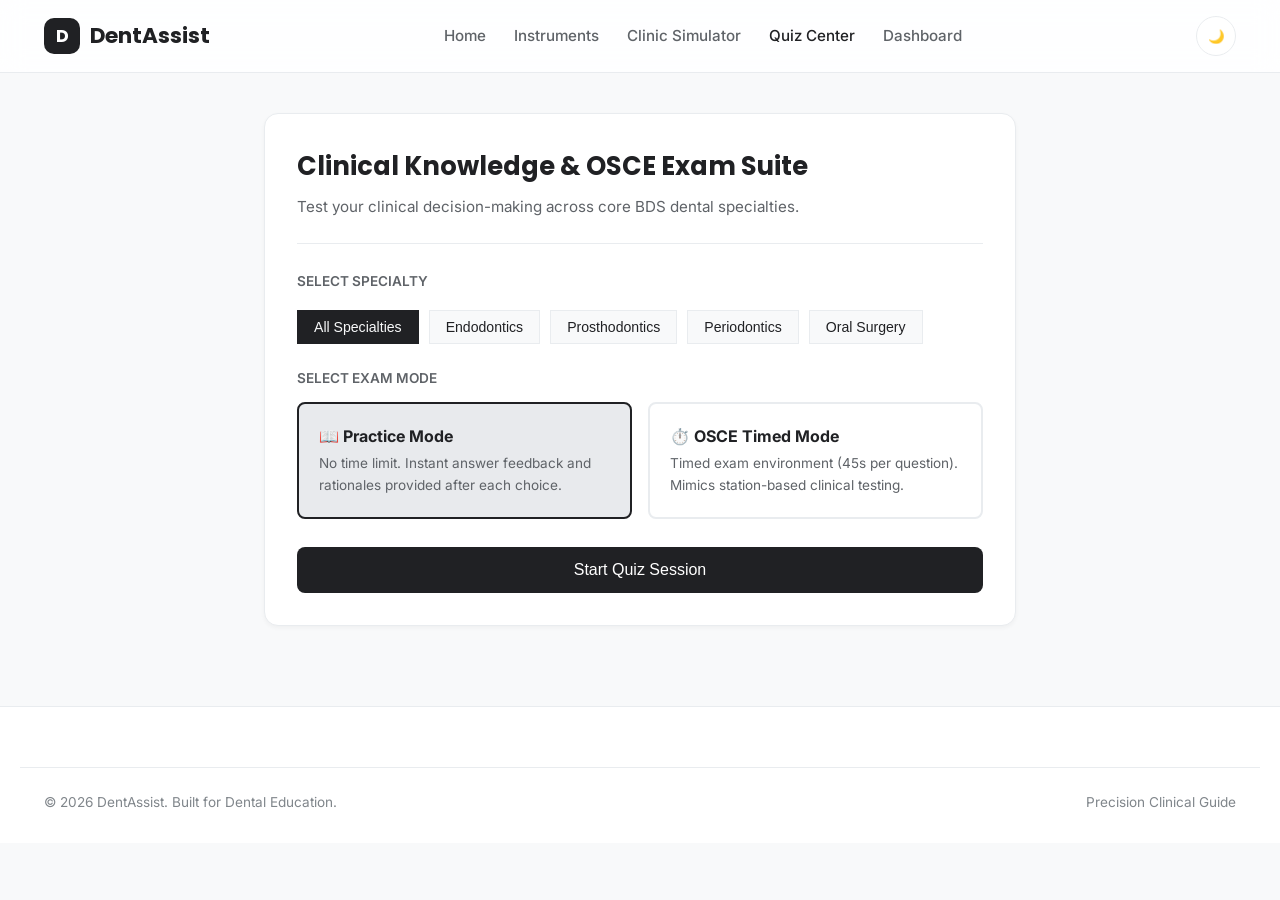
<file: quiz.html>
<!DOCTYPE html>
<html lang="en" data-theme="light">
<head>
  <meta charset="UTF-8">
  <meta name="viewport" content="width=device-width, initial-scale=1.0">
  <title>Quiz & OSCE Exam Center – DentAssist</title>
  <link rel="stylesheet" href="css/style.css">
  <link rel="stylesheet" href="css/responsive.css">
  <style>
    .quiz-container {
      max-width: 800px;
      margin: 40px auto 80px;
    }

    .quiz-setup-card {
      background: var(--bg-surface);
      border: 1px solid var(--border-color);
      border-radius: var(--radius-md);
      padding: 32px;
      box-shadow: var(--shadow-sm);
    }

    .category-pills {
      display: flex;
      flex-wrap: wrap;
      gap: 10px;
      margin: 16px 0 24px;
    }

    .pill-btn {
      padding: 8px 16px;
      border-radius: var(--radius-full);
      border: 1px solid var(--border-color);
      background: var(--bg-primary);
      color: var(--text-primary);
      font-size: 0.88rem;
      cursor: pointer;
      transition: var(--transition);
    }

    .pill-btn.active {
      background: var(--text-primary);
      color: var(--bg-primary);
      border-color: var(--text-primary);
    }

    .mode-select-grid {
      display: grid;
      grid-template-columns: 1fr 1fr;
      gap: 16px;
      margin-bottom: 28px;
    }

    .mode-card {
      border: 2px solid var(--border-color);
      border-radius: var(--radius-sm);
      padding: 20px;
      cursor: pointer;
      transition: var(--transition);
    }

    .mode-card.selected {
      border-color: var(--text-primary);
      background: var(--accent-light);
    }

    .quiz-active-card {
      background: var(--bg-surface);
      border: 1px solid var(--border-color);
      border-radius: var(--radius-md);
      padding: 32px;
      box-shadow: var(--shadow-md);
      display: none;
    }

    .quiz-active-card.active {
      display: block;
    }

    .quiz-header-bar {
      display: flex;
      justify-content: space-between;
      align-items: center;
      margin-bottom: 20px;
      padding-bottom: 16px;
      border-bottom: 1px solid var(--border-color);
    }

    .timer-badge {
      background: #fce8e6;
      color: #c5221f;
      padding: 6px 12px;
      border-radius: var(--radius-full);
      font-weight: 700;
      font-size: 0.9rem;
    }

    .question-title {
      font-size: 1.15rem;
      font-weight: 600;
      line-height: 1.5;
      margin-bottom: 24px;
    }

    .options-list {
      display: flex;
      flex-direction: column;
      gap: 12px;
      margin-bottom: 24px;
    }

    .option-btn {
      text-align: left;
      padding: 14px 18px;
      border-radius: var(--radius-sm);
      border: 1px solid var(--border-color);
      background: var(--bg-primary);
      color: var(--text-primary);
      font-size: 0.95rem;
      cursor: pointer;
      transition: var(--transition);
      display: flex;
      justify-content: space-between;
      align-items: center;
    }

    .option-btn:hover {
      border-color: var(--text-primary);
      background: var(--bg-surface);
    }

    .option-btn.correct {
      background: #e6f4ea;
      border-color: #137333;
      color: #137333;
      font-weight: 600;
    }

    .option-btn.incorrect {
      background: #fce8e6;
      border-color: #c5221f;
      color: #c5221f;
    }

    .explanation-box {
      background: var(--bg-primary);
      border-left: 4px solid var(--text-primary);
      padding: 16px;
      border-radius: var(--radius-sm);
      margin-bottom: 24px;
      font-size: 0.9rem;
      color: var(--text-secondary);
      display: none;
    }

    .explanation-box.active {
      display: block;
    }

    .quiz-results-card {
      background: var(--bg-surface);
      border: 1px solid var(--border-color);
      border-radius: var(--radius-md);
      padding: 40px 32px;
      text-align: center;
      box-shadow: var(--shadow-md);
      display: none;
    }

    .quiz-results-card.active {
      display: block;
    }

    .score-circle {
      width: 120px;
      height: 120px;
      border-radius: 50%;
      background: var(--accent-light);
      border: 3px solid var(--text-primary);
      display: flex;
      flex-direction: column;
      align-items: center;
      justify-content: center;
      margin: 20px auto;
    }

    .score-circle .number {
      font-size: 2rem;
      font-weight: 700;
      line-height: 1;
    }

    .score-circle .label {
      font-size: 0.75rem;
      color: var(--text-secondary);
      text-transform: uppercase;
      margin-top: 4px;
    }

    @media (max-width: 600px) {
      .mode-select-grid {
        grid-template-columns: 1fr;
      }
    }
  </style>
</head>
<body>

  <nav class="navbar">
    <div class="container nav-container">
      <a href="index.html" class="logo">
        <div class="logo-icon">D</div>
        <span>DentAssist</span>
      </a>
      
      <ul class="nav-links" id="navLinks">
        <li><a href="index.html">Home</a></li>
        <li><a href="library.html">Instruments</a></li>
        <li><a href="appointment.html">Clinic Simulator</a></li>
        <li><a href="quiz.html" class="active">Quiz Center</a></li>
        <li><a href="dashboard.html">Dashboard</a></li>
      </ul>

      <div class="nav-actions">
        <button class="theme-btn" id="themeToggle" aria-label="Toggle Theme">🌙</button>
        <div class="hamburger" id="hamburger">
          <span></span>
          <span></span>
          <span></span>
        </div>
      </div>
    </div>
  </nav>

  <main class="container quiz-container">

    <!-- Screen 1: Quiz Config -->
    <div class="quiz-setup-card" id="quizSetupScreen">
      <h2 style="font-size: 1.6rem; font-weight: 700; margin-bottom: 8px;">Clinical Knowledge & OSCE Exam Suite</h2>
      <p style="color: var(--text-secondary); font-size: 0.95rem;">Test your clinical decision-making across core BDS dental specialties.</p>
      
      <hr style="border: 0; border-top: 1px solid var(--border-color); margin: 24px 0;">

      <label style="font-weight: 600; font-size: 0.85rem; text-transform: uppercase; color: var(--text-secondary);">Select Specialty</label>
      <div class="category-pills" id="categoryFilter">
        <button class="pill-btn active" data-category="All">All Specialties</button>
        <button class="pill-btn" data-category="Endodontics">Endodontics</button>
        <button class="pill-btn" data-category="Prosthodontics">Prosthodontics</button>
        <button class="pill-btn" data-category="Periodontics">Periodontics</button>
        <button class="pill-btn" data-category="Oral Surgery">Oral Surgery</button>
      </div>

      <label style="font-weight: 600; font-size: 0.85rem; text-transform: uppercase; color: var(--text-secondary); display: block; margin-bottom: 12px;">Select Exam Mode</label>
      <div class="mode-select-grid">
        <div class="mode-card selected" id="modePractice" onclick="selectMode('practice')">
          <div style="font-weight: 700; margin-bottom: 4px;">📖 Practice Mode</div>
          <div style="font-size: 0.85rem; color: var(--text-secondary);">No time limit. Instant answer feedback and rationales provided after each choice.</div>
        </div>

        <div class="mode-card" id="modeOsce" onclick="selectMode('osce')">
          <div style="font-weight: 700; margin-bottom: 4px;">⏱️ OSCE Timed Mode</div>
          <div style="font-size: 0.85rem; color: var(--text-secondary);">Timed exam environment (45s per question). Mimics station-based clinical testing.</div>
        </div>
      </div>

      <button class="btn btn-primary" onclick="startQuiz()" style="width: 100%; padding: 14px; font-size: 1rem;">Start Quiz Session</button>
    </div>

    <!-- Screen 2: Active Question Card -->
    <div class="quiz-active-card" id="quizActiveScreen">
      <div class="quiz-header-bar">
        <div style="font-size: 0.85rem; font-weight: 600; color: var(--text-secondary);" id="questionTracker">Question 1 of 5</div>
        <div class="timer-badge" id="timerDisplay" style="display: none;">⏳ 00:45</div>
      </div>

      <div class="question-title" id="questionText">Loading question...</div>

      <div class="options-list" id="optionsContainer"></div>

      <div class="explanation-box" id="explanationBox">
        <strong style="color: var(--text-primary); display: block; margin-bottom: 4px;">Clinical Rationale:</strong>
        <span id="explanationText"></span>
      </div>

      <div style="display: flex; justify-content: flex-end;">
        <button class="btn btn-primary" id="nextBtn" onclick="nextQuestion()" disabled>Next Question →</button>
      </div>
    </div>

    <!-- Screen 3: Results & Performance -->
    <div class="quiz-results-card" id="quizResultsScreen">
      <h2 style="font-size: 1.5rem; font-weight: 700;">Quiz Completed!</h2>
      <p style="color: var(--text-secondary); font-size: 0.9rem; margin-top: 4px;" id="resultSubtitle">Great work testing your clinical recall.</p>

      <div class="score-circle">
        <div class="number" id="finalScore">0/0</div>
        <div class="label">Score</div>
      </div>

      <p id="feedbackText" style="font-size: 0.95rem; font-weight: 600; margin-bottom: 24px; color: var(--text-primary);"></p>

      <div style="display: flex; gap: 12px; justify-content: center;">
        <button class="btn btn-primary" onclick="resetQuiz()">Retake Quiz</button>
        <a href="dashboard.html" class="btn btn-secondary">View Dashboard Stats</a>
      </div>
    </div>

  </main>

  <footer>
    <div class="container footer-bottom">
      <p>&copy; 2026 DentAssist. Built for Dental Education.</p>
      <p>Precision Clinical Guide</p>
    </div>
  </footer>

  <script src="js/script.js"></script>
  <script src="js/quiz.js"></script>
</body>
</html>
</file>
<file: css/style.css>
@import url('https://fonts.googleapis.com/css2?family=Inter:wght@300;400;500;600;700&family=Poppins:wght@500;600;700&display=swap');

:root {
  --bg-primary: #f8f9fa;
  --bg-surface: #ffffff;
  --bg-glass: rgba(255, 255, 255, 0.85);
  --border-color: #e9ecef;
  --border-hover: #ced4da;
  --text-primary: #202124;
  --text-secondary: #5f6368;
  --text-muted: #80868b;
  --accent: #3c4043;
  --accent-light: #e8eaed;
  --accent-blue: #1a73e8;
  --shadow-sm: 0 2px 4px rgba(0, 0, 0, 0.04);
  --shadow-md: 0 6px 16px rgba(0, 0, 0, 0.06);
  --shadow-lg: 0 12px 32px rgba(0, 0, 0, 0.08);
  --radius-sm: 8px;
  --radius-md: 14px;
  --radius-lg: 20px;
  --font-heading: 'Poppins', sans-serif;
  --font-body: 'Inter', sans-serif;
  --transition: all 0.25s ease;
}

[data-theme="dark"] {
  --bg-primary: #121212;
  --bg-surface: #1e1e1e;
  --bg-glass: rgba(30, 30, 30, 0.85);
  --border-color: #2d2d2d;
  --border-hover: #404040;
  --text-primary: #e8eaed;
  --text-secondary: #9aa0a6;
  --text-muted: #5f6368;
  --accent: #e8eaed;
  --accent-light: #2d2d2d;
  --shadow-sm: 0 2px 4px rgba(0, 0, 0, 0.2);
  --shadow-md: 0 6px 16px rgba(0, 0, 0, 0.3);
  --shadow-lg: 0 12px 32px rgba(0, 0, 0, 0.4);
}

* {
  margin: 0;
  padding: 0;
  box-sizing: border-box;
}

body {
  font-family: var(--font-body);
  background-color: var(--bg-primary);
  color: var(--text-primary);
  line-height: 1.6;
  transition: background-color 0.3s ease, color 0.3s ease;
}

h1, h2, h3, h4, h5, h6 {
  font-family: var(--font-heading);
  color: var(--text-primary);
  font-weight: 600;
}

a {
  text-decoration: none;
  color: inherit;
}

ul {
  list-style: none;
}

.container {
  max-width: 1240px;
  margin: 0 auto;
  padding: 0 24px;
}

.navbar {
  position: sticky;
  top: 0;
  z-index: 1000;
  background-color: var(--bg-glass);
  backdrop-filter: blur(12px);
  border-bottom: 1px solid var(--border-color);
  transition: var(--transition);
}

.nav-container {
  display: flex;
  align-items: center;
  justify-content: space-between;
  height: 72px;
}

.logo {
  display: flex;
  align-items: center;
  gap: 10px;
  font-family: var(--font-heading);
  font-size: 1.35rem;
  font-weight: 700;
  color: var(--text-primary);
}

.logo-icon {
  width: 36px;
  height: 36px;
  background: var(--text-primary);
  color: var(--bg-surface);
  border-radius: 10px;
  display: flex;
  align-items: center;
  justify-content: center;
  font-weight: 700;
  font-size: 1.1rem;
}

.nav-links {
  display: flex;
  align-items: center;
  gap: 28px;
}

.nav-links a {
  font-size: 0.95rem;
  font-weight: 500;
  color: var(--text-secondary);
  transition: var(--transition);
  position: relative;
}

.nav-links a:hover,
.nav-links a.active {
  color: var(--text-primary);
}

.nav-actions {
  display: flex;
  align-items: center;
  gap: 16px;
}

.theme-btn, .icon-btn {
  background: var(--bg-surface);
  border: 1px solid var(--border-color);
  color: var(--text-primary);
  width: 40px;
  height: 40px;
  border-radius: 50%;
  display: flex;
  align-items: center;
  justify-content: center;
  cursor: pointer;
  transition: var(--transition);
}

.theme-btn:hover, .icon-btn:hover {
  border-color: var(--border-hover);
  transform: translateY(-2px);
}

.hamburger {
  display: none;
  flex-direction: column;
  gap: 5px;
  cursor: pointer;
}

.hamburger span {
  width: 24px;
  height: 2px;
  background-color: var(--text-primary);
  transition: var(--transition);
}

.btn {
  display: inline-flex;
  align-items: center;
  justify-content: center;
  gap: 8px;
  padding: 10px 22px;
  border-radius: var(--radius-sm);
  font-size: 0.95rem;
  font-weight: 500;
  cursor: pointer;
  transition: var(--transition);
  border: none;
}

.btn-primary {
  background-color: var(--text-primary);
  color: var(--bg-surface);
}

.btn-primary:hover {
  opacity: 0.9;
  transform: translateY(-1px);
  box-shadow: var(--shadow-sm);
}

.btn-secondary {
  background-color: var(--bg-surface);
  color: var(--text-primary);
  border: 1px solid var(--border-color);
}

.btn-secondary:hover {
  background-color: var(--accent-light);
  border-color: var(--border-hover);
}

.hero {
  padding: 80px 0 60px;
  display: grid;
  grid-template-columns: 1fr 1fr;
  gap: 48px;
  align-items: center;
}

.hero-content h1 {
  font-size: 3rem;
  line-height: 1.2;
  margin-bottom: 20px;
  letter-spacing: -0.5px;
}

.hero-content p {
  font-size: 1.1rem;
  color: var(--text-secondary);
  margin-bottom: 32px;
}

.hero-actions {
  display: flex;
  gap: 16px;
  margin-bottom: 48px;
}

.hero-illustration {
  background-color: var(--bg-surface);
  border: 1px solid var(--border-color);
  border-radius: var(--radius-lg);
  padding: 32px;
  height: 380px;
  display: flex;
  flex-direction: column;
  justify-content: center;
  align-items: center;
  box-shadow: var(--shadow-md);
  position: relative;
  overflow: hidden;
}

.stats-grid {
  display: grid;
  grid-template-columns: repeat(4, 1fr);
  gap: 20px;
  margin-bottom: 80px;
}

.stat-card {
  background: var(--bg-surface);
  border: 1px solid var(--border-color);
  border-radius: var(--radius-md);
  padding: 24px;
  text-align: center;
  box-shadow: var(--shadow-sm);
  transition: var(--transition);
}

.stat-card:hover {
  transform: translateY(-4px);
  box-shadow: var(--shadow-md);
}

.stat-number {
  font-size: 2rem;
  font-weight: 700;
  font-family: var(--font-heading);
  margin-bottom: 4px;
}

.stat-label {
  font-size: 0.85rem;
  color: var(--text-secondary);
}

.section-header {
  text-align: center;
  max-width: 600px;
  margin: 0 auto 48px;
}

.section-header h2 {
  font-size: 2rem;
  margin-bottom: 12px;
}

.section-header p {
  color: var(--text-secondary);
}

.features-grid {
  display: grid;
  grid-template-columns: repeat(3, 1fr);
  gap: 24px;
  margin-bottom: 80px;
}

.feature-card {
  background: var(--bg-surface);
  border: 1px solid var(--border-color);
  border-radius: var(--radius-md);
  padding: 32px;
  box-shadow: var(--shadow-sm);
  transition: var(--transition);
}

.feature-card:hover {
  transform: translateY(-4px);
  box-shadow: var(--shadow-md);
}

.feature-icon {
  width: 48px;
  height: 48px;
  background-color: var(--accent-light);
  border-radius: var(--radius-sm);
  display: flex;
  align-items: center;
  justify-content: center;
  margin-bottom: 20px;
  font-weight: 700;
}

.feature-card h3 {
  font-size: 1.2rem;
  margin-bottom: 10px;
}

.feature-card p {
  font-size: 0.92rem;
  color: var(--text-secondary);
}

.filter-bar {
  display: flex;
  gap: 16px;
  margin-bottom: 32px;
  flex-wrap: wrap;
  align-items: center;
  justify-content: space-between;
}

.search-box {
  position: relative;
  flex: 1;
  min-width: 280px;
}

.search-box input {
  width: 100%;
  padding: 12px 16px 12px 42px;
  border-radius: var(--radius-sm);
  border: 1px solid var(--border-color);
  background: var(--bg-surface);
  color: var(--text-primary);
  font-family: var(--font-body);
  font-size: 0.95rem;
  outline: none;
  transition: var(--transition);
}

.search-box input:focus {
  border-color: var(--text-primary);
}

.search-box::before {
  content: '🔍';
  position: absolute;
  left: 14px;
  top: 50%;
  transform: translateY(-50%);
  font-size: 0.9rem;
  opacity: 0.6;
}

.filter-select {
  padding: 12px 16px;
  border-radius: var(--radius-sm);
  border: 1px solid var(--border-color);
  background: var(--bg-surface);
  color: var(--text-primary);
  font-family: var(--font-body);
  font-size: 0.95rem;
  outline: none;
  cursor: pointer;
}

.cards-grid {
  display: grid;
  grid-template-columns: repeat(auto-fill, minmax(300px, 1fr));
  gap: 24px;
  margin-bottom: 60px;
}

.instrument-card {
  background: var(--bg-surface);
  border: 1px solid var(--border-color);
  border-radius: var(--radius-md);
  overflow: hidden;
  box-shadow: var(--shadow-sm);
  transition: var(--transition);
  display: flex;
  flex-direction: column;
}

.instrument-card:hover {
  transform: translateY(-4px);
  box-shadow: var(--shadow-md);
}

.card-image {
  height: 180px;
  background-color: var(--accent-light);
  display: flex;
  align-items: center;
  justify-content: center;
  position: relative;
}

.card-image img {
  max-width: 80%;
  max-height: 80%;
  object-fit: contain;
}

.card-tag {
  position: absolute;
  top: 12px;
  right: 12px;
  background: var(--bg-surface);
  border: 1px solid var(--border-color);
  padding: 4px 10px;
  border-radius: 20px;
  font-size: 0.75rem;
  font-weight: 600;
  text-transform: uppercase;
}

.card-body {
  padding: 20px;
  display: flex;
  flex-direction: column;
  flex: 1;
}

.card-title {
  font-size: 1.1rem;
  margin-bottom: 8px;
}

.card-meta {
  font-size: 0.85rem;
  color: var(--text-secondary);
  margin-bottom: 12px;
}

.card-text {
  font-size: 0.9rem;
  color: var(--text-secondary);
  margin-bottom: 16px;
  flex: 1;
}

.card-footer {
  display: flex;
  justify-content: space-between;
  align-items: center;
  border-top: 1px solid var(--border-color);
  padding-top: 12px;
  margin-top: auto;
}

footer {
  background: var(--bg-surface);
  border-top: 1px solid var(--border-color);
  padding: 60px 0 30px;
  margin-top: 10px;
}

.footer-grid {
  display: grid;
  grid-template-columns: 2fr repeat(3, 1fr);
  gap: 40px;
  margin-bottom: 40px;
}

.footer-brand p {
  color: var(--text-secondary);
  font-size: 0.9rem;
  margin-top: 12px;
  max-width: 300px;
}

.footer-column h4 {
  font-size: 0.95rem;
  margin-bottom: 16px;
  text-transform: uppercase;
  letter-spacing: 0.5px;
}

.footer-column ul li {
  margin-bottom: 10px;
}

.footer-column ul a {
  color: var(--text-secondary);
  font-size: 0.9rem;
  transition: var(--transition);
}

.footer-column ul a:hover {
  color: var(--text-primary);
}

.footer-bottom {
  border-top: 1px solid var(--border-color);
  padding-top: 24px;
  display: flex;
  justify-content: space-between;
  align-items: center;
  font-size: 0.85rem;
  color: var(--text-muted);
}
</file>
<file: css/responsive.css>
@media (max-width: 992px) {
  .hero {
    grid-template-columns: 1fr;
    padding: 40px 0;
  }
  
  .hero-illustration {
    height: 280px;
  }
  
  .stats-grid {
    grid-template-columns: repeat(2, 1fr);
  }
  
  .features-grid {
    grid-template-columns: repeat(2, 1fr);
  }
  
  .footer-grid {
    grid-template-columns: 1fr 1fr;
  }
}

@media (max-width: 768px) {
  .nav-links {
    position: fixed;
    top: 72px;
    left: -100%;
    width: 100%;
    height: calc(100vh - 72px);
    background-color: var(--bg-surface);
    flex-direction: column;
    padding: 40px 24px;
    align-items: flex-start;
    transition: 0.3s ease;
    border-top: 1px solid var(--border-color);
  }

  .nav-links.active {
    left: 0;
  }

  .hamburger {
    display: flex;
  }

  .features-grid {
    grid-template-columns: 1fr;
  }

  .stats-grid {
    grid-template-columns: repeat(2, 1fr);
  }

  .footer-grid {
    grid-template-columns: 1fr;
  }

  .footer-bottom {
    flex-direction: column;
    gap: 12px;
    text-align: center;
  }
}
</file>
